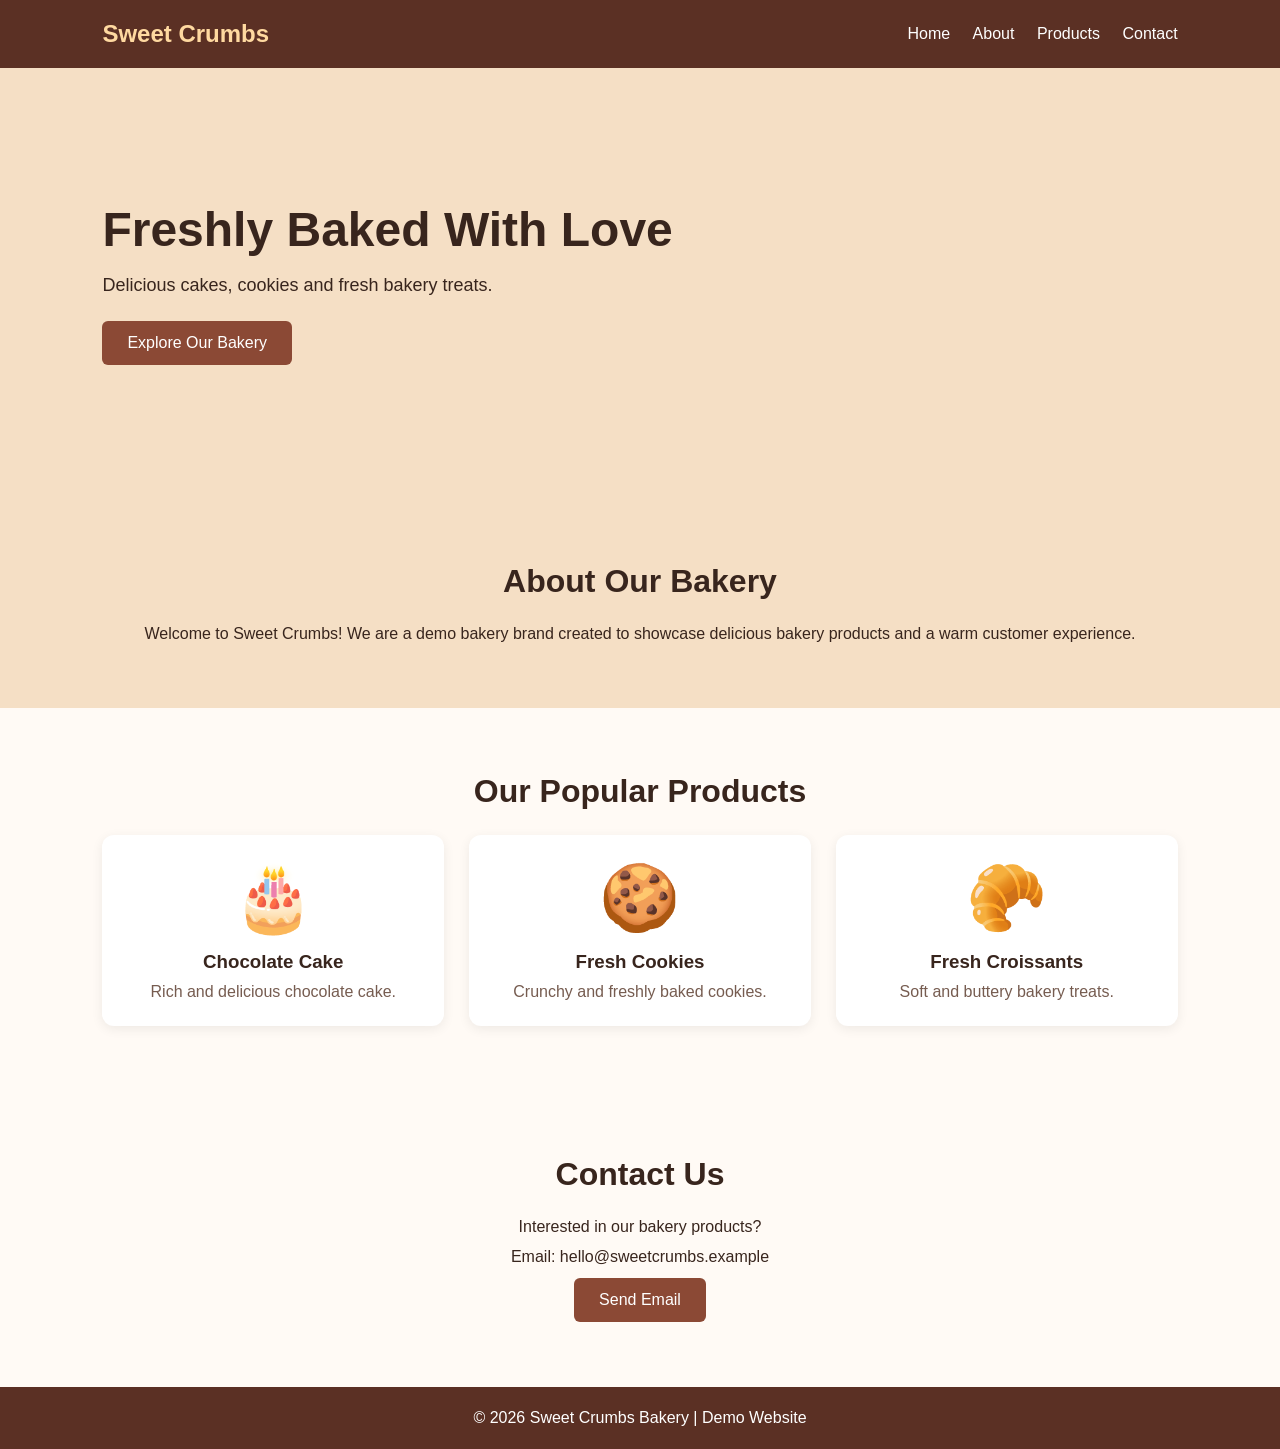
<file: bakery.html>
<!DOCTYPE html>
<html lang="en">
<head>
    <meta charset="UTF-8">
    <meta name="viewport" content="width=device-width, initial-scale=1.0">
    <title>Sweet Crumbs Bakery</title>

    <style>
        * {
            margin: 0;
            padding: 0;
            box-sizing: border-box;
            font-family: Arial, sans-serif;
        }

        html {
            scroll-behavior: smooth;
        }

        body {
            background: #fffaf5;
            color: #38251d;
        }

        header {
            background: #5b3024;
            color: white;
            padding: 20px 8%;
            display: flex;
            justify-content: space-between;
            align-items: center;
            flex-wrap: wrap;
            gap: 15px;
        }

        header h2 {
            color: #ffd9a0;
        }

        nav a {
            color: white;
            text-decoration: none;
            margin-left: 18px;
        }

        .hero {
            min-height: 430px;
            padding: 90px 8%;
            display: flex;
            align-items: center;
            background: #f5dfc5;
        }

        .hero h1 {
            font-size: 48px;
            margin-bottom: 18px;
        }

        .hero p {
            font-size: 18px;
            margin-bottom: 25px;
        }

        .btn {
            display: inline-block;
            background: #8b4935;
            color: white;
            padding: 13px 25px;
            border-radius: 6px;
            text-decoration: none;
        }

        section {
            padding: 65px 8%;
            text-align: center;
        }

        section h2 {
            font-size: 32px;
            margin-bottom: 25px;
        }

        .products {
            display: grid;
            grid-template-columns: repeat(3, 1fr);
            gap: 25px;
        }

        .product {
            background: white;
            padding: 25px;
            border-radius: 12px;
            box-shadow: 0 3px 12px #00000012;
        }

        .product .emoji {
            font-size: 65px;
            margin-bottom: 15px;
        }

        .product h3 {
            margin-bottom: 10px;
        }

        .product p {
            color: #765c50;
        }

        .about {
            background: #f5dfc5;
        }

        .contact p {
            margin: 12px;
        }

        footer {
            background: #5b3024;
            color: white;
            text-align: center;
            padding: 22px;
        }

        @media (max-width: 700px) {
            header {
                flex-direction: column;
            }

            nav a {
                margin: 5px;
                display: inline-block;
            }

            .hero h1 {
                font-size: 34px;
            }

            .products {
                grid-template-columns: 1fr;
            }
        }
    </style>
</head>

<body>

    <header>
        <h2>Sweet Crumbs</h2>

        <nav>
            <a href="#home">Home</a>
            <a href="#about">About</a>
            <a href="#products">Products</a>
            <a href="#contact">Contact</a>
        </nav>
    </header>

    <div class="hero" id="home">
        <div>
            <h1>Freshly Baked With Love</h1>
            <p>Delicious cakes, cookies and fresh bakery treats.</p>
            <a href="#products" class="btn">Explore Our Bakery</a>
        </div>
    </div>

    <section class="about" id="about">
        <h2>About Our Bakery</h2>
        <p>
            Welcome to Sweet Crumbs! We are a demo bakery brand
            created to showcase delicious bakery products and
            a warm customer experience.
        </p>
    </section>

    <section id="products">
        <h2>Our Popular Products</h2>

        <div class="products">

            <div class="product">
                <div class="emoji">🎂</div>
                <h3>Chocolate Cake</h3>
                <p>Rich and delicious chocolate cake.</p>
            </div>

            <div class="product">
                <div class="emoji">🍪</div>
                <h3>Fresh Cookies</h3>
                <p>Crunchy and freshly baked cookies.</p>
            </div>

            <div class="product">
                <div class="emoji">🥐</div>
                <h3>Fresh Croissants</h3>
                <p>Soft and buttery bakery treats.</p>
            </div>

        </div>
    </section>

    <section class="contact" id="contact">
        <h2>Contact Us</h2>
        <p>Interested in our bakery products?</p>
        <p>Email: hello@sweetcrumbs.example</p>
        <a class="btn" href="mailto:hello@sweetcrumbs.example">
            Send Email
        </a>
    </section>

    <footer>
        <p>© 2026 Sweet Crumbs Bakery | Demo Website</p>
    </footer>

</body>
</html>
</file>
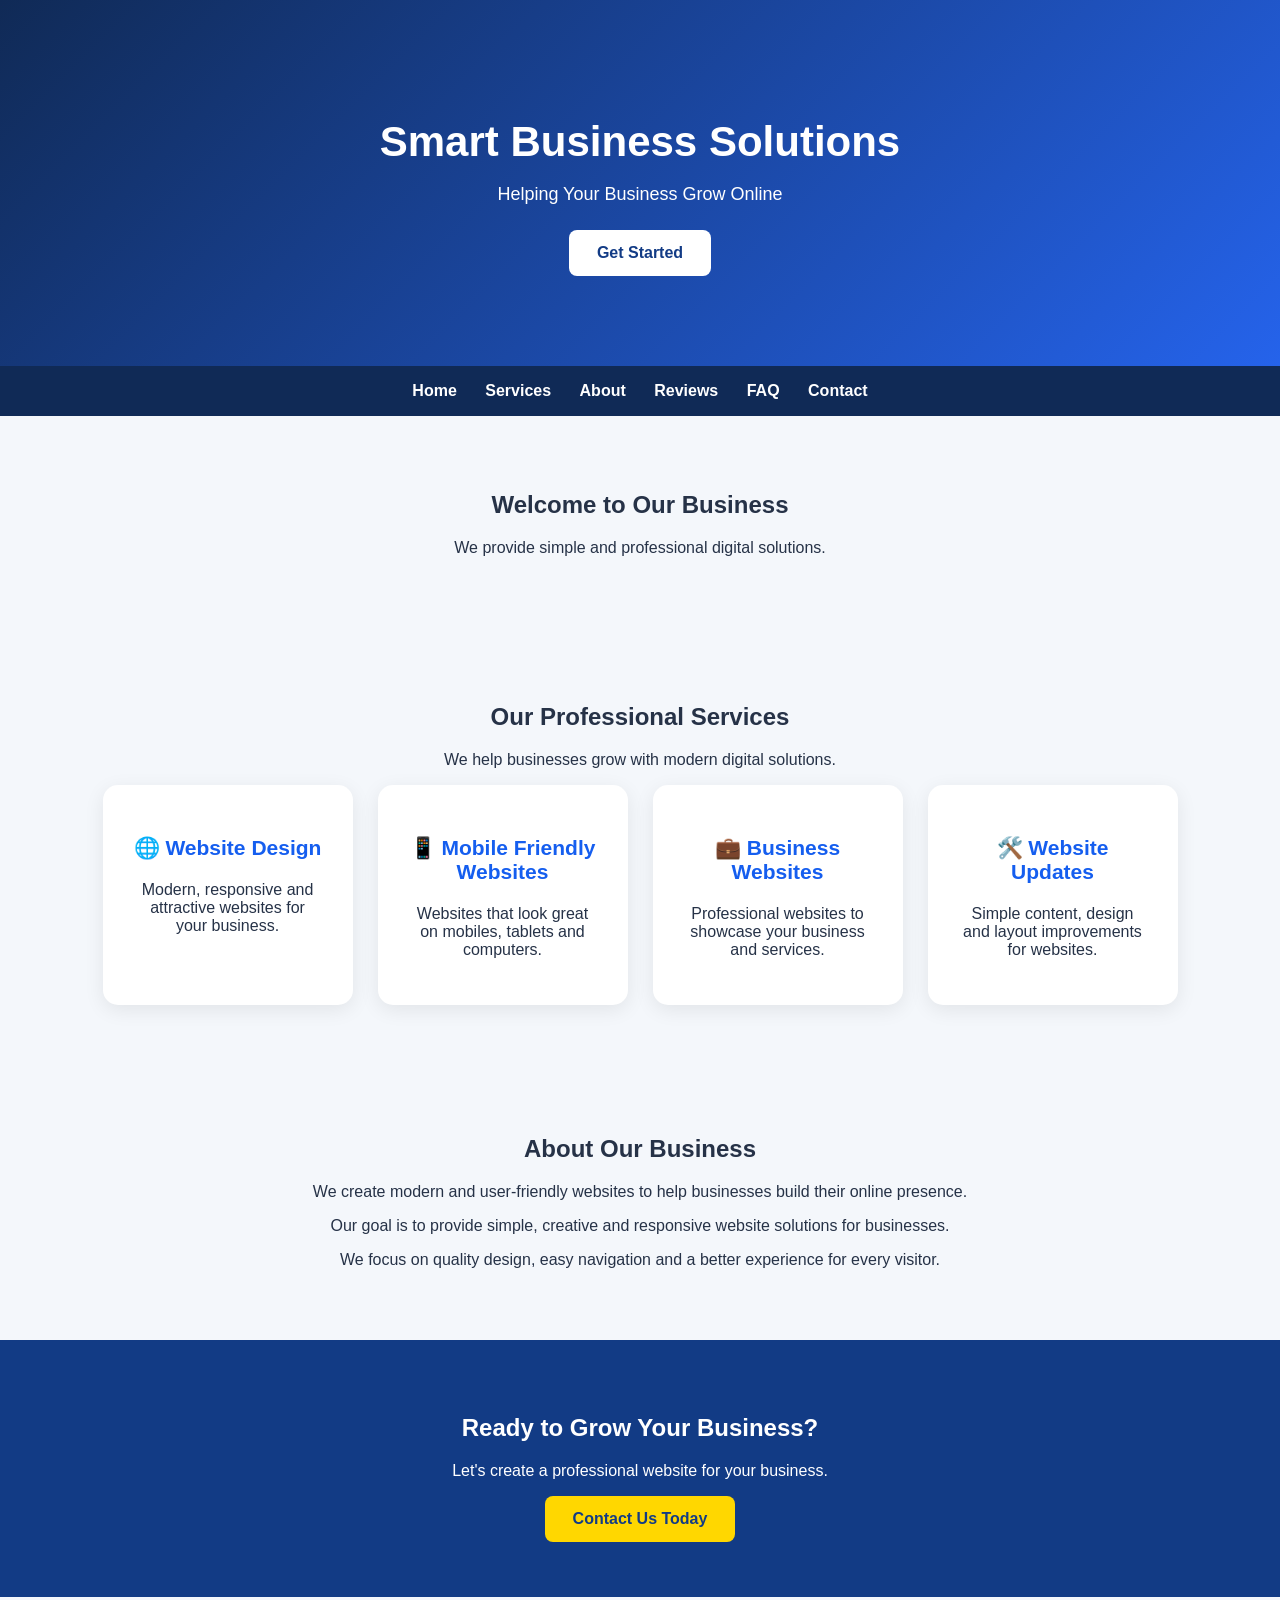
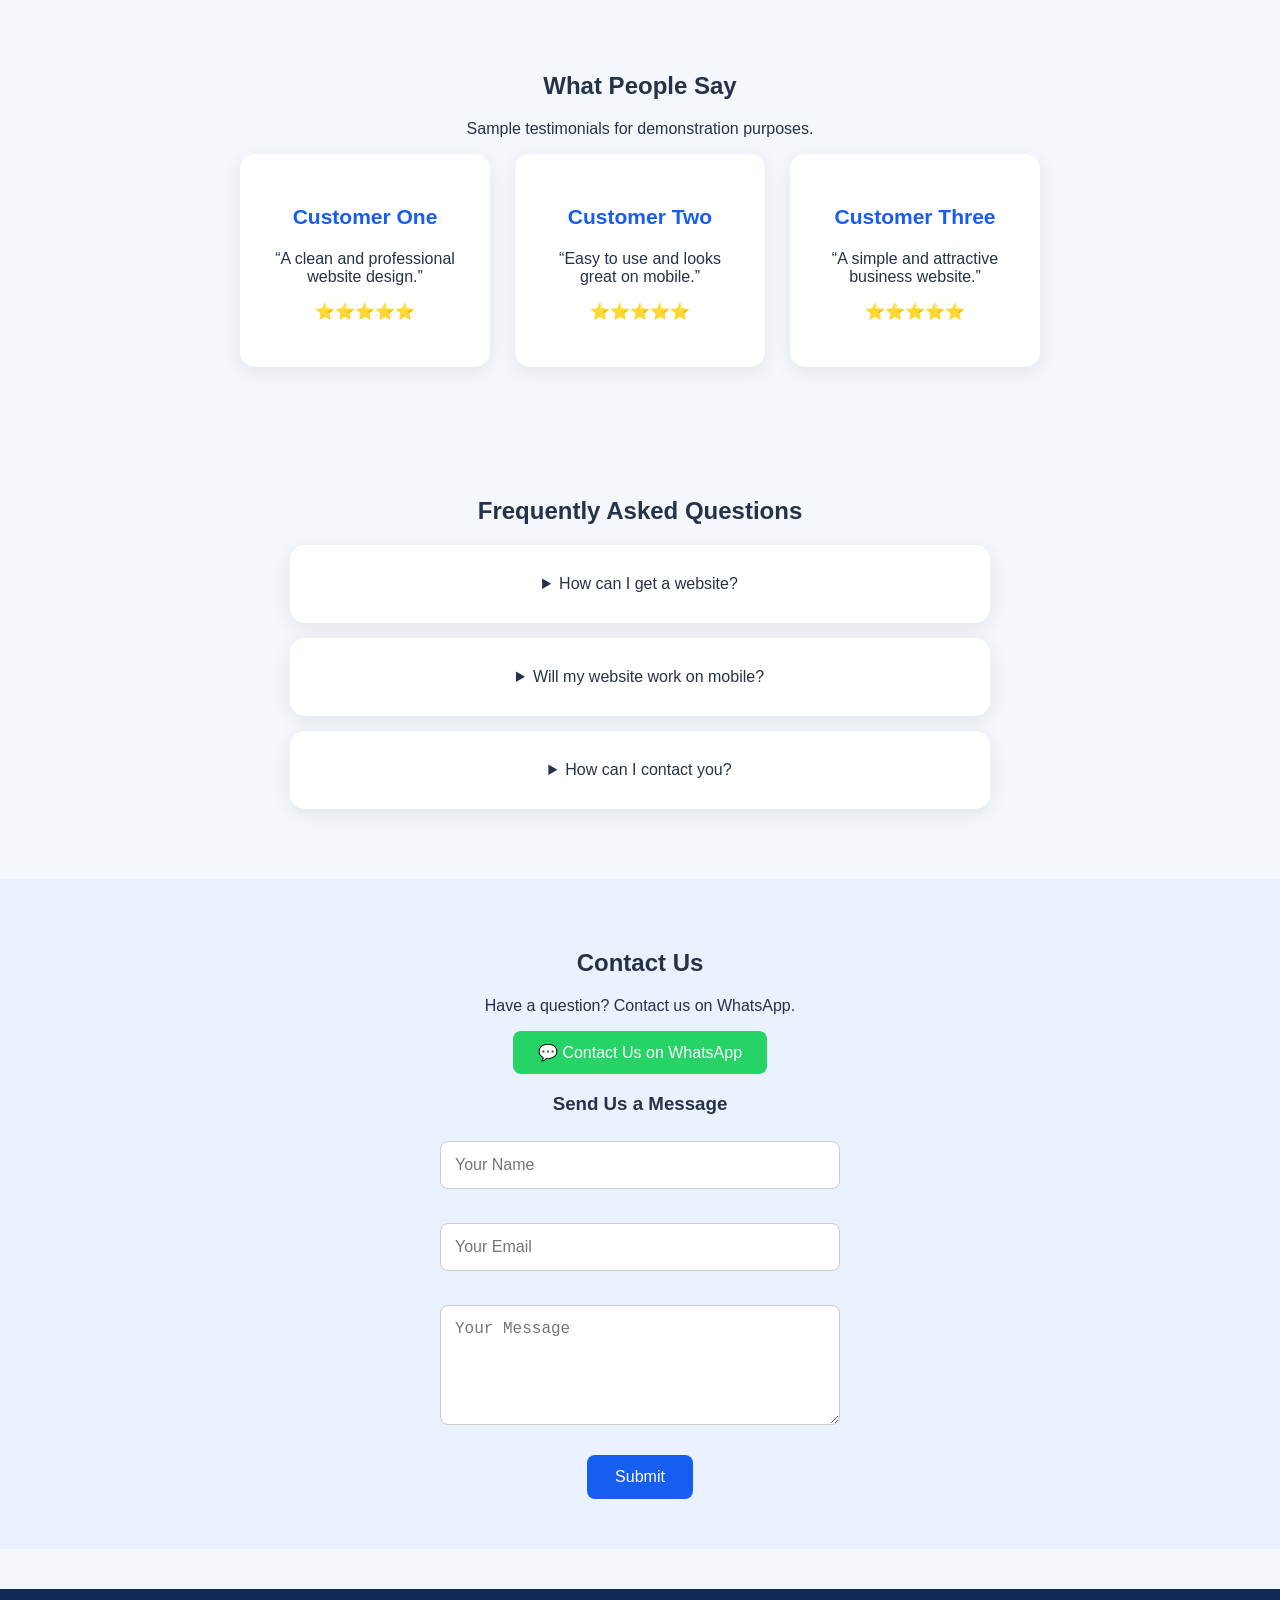
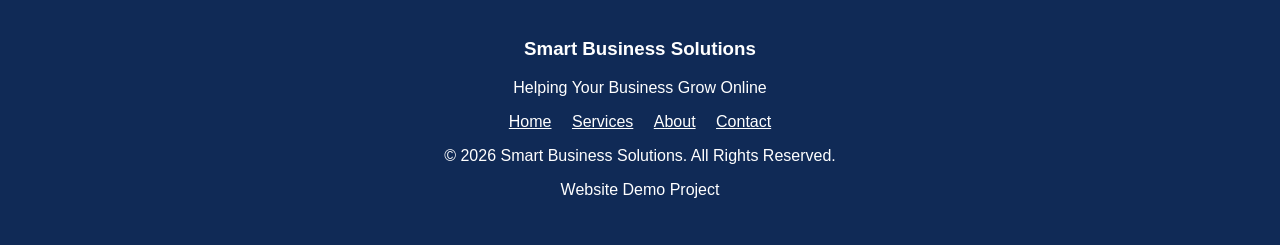
<file: business.html>
<!DOCTYPE html>
<html lang="en">
<head>
    <meta charset="UTF-8">
    <meta name="viewport" content="width=device-width, initial-scale=1.0">
    <title>Smart Business Solutions</title>

 
<style>
* {
    box-sizing: border-box;
}

body {
    margin: 0;
    font-family: Arial, sans-serif;
    background: #f4f7fb;
    color: #263247;
}

header {
    background: linear-gradient(135deg, #102a56, #2563eb);
    color: white;
    text-align: center;
    padding: 90px 20px;
}

header h1 {
    font-size: 42px;
    margin-bottom: 15px;
}

header p {
    font-size: 18px;
    margin-bottom: 25px;
}

nav {
    background: #102a56;
    padding: 16px;
    text-align: center;
    position: sticky;
    top: 0;
}

nav a {
    color: white;
    text-decoration: none;
    margin: 12px;
    font-weight: bold;
    transition: 0.3s;
}

nav a:hover {
    color: #ffd700;
}

section {
    padding: 55px 20px;
    text-align: center;
}

.container {
    display: flex;
    justify-content: center;
    flex-wrap: wrap;
    gap: 25px;
}

.card {
    background: white;
    padding: 30px;
    width: 250px;
    border-radius: 15px;
    box-shadow: 0 5px 20px rgba(0,0,0,0.08);
    transition: 0.3s;
}

.card:hover {
    transform: translateY(-8px);
    box-shadow: 0 10px 25px rgba(0,0,0,0.15);
}

.card h3 {
    color: #155eef;
    font-size: 21px;
}

button {
    background: #155eef;
    color: white;
    border: none;
    padding: 13px 28px;
    border-radius: 8px;
    cursor: pointer;
    transition: 0.3s;
}

button:hover {
    background: #123b85;
}

#contact {
    background: #eaf1ff;
    padding: 50px 20px;
    text-align: center;
}

#contact input,
#contact textarea {
    width: 90%;
    max-width: 400px;
    padding: 14px;
    margin: 8px;
    border: 1px solid #ccc;
    border-radius: 8px;
    font-size: 16px;
}

#contact textarea {
    height: 120px;
    resize: vertical;
}

#contact button {
    font-size: 16px;
}

footer {
    background: #102a56;
    color: white;
    text-align: center;
    padding: 30px 20px;
    margin-top: 40px;
}

@media (max-width: 600px) {
    header {
        padding: 60px 15px;
    }

    header h1 {
        font-size: 30px;
    }

    nav a {
        display: inline-block;
        margin: 8px;
    }

    .card {
        width: 90%;
    }
}
</style>

</head>

<body>

<header>
    <h1>Smart Business Solutions</h1>
    <p>Helping Your Business Grow Online</p>
    <a href="#contact" style="background:white; color:#123b85; padding:14px 28px; border-radius:8px; text-decoration:none; font-weight:bold; display:inline-block;">
        Get Started
    </a>
</header>


<nav>
    <a href="#home">Home</a>
    <a href="#services">Services</a>
    <a href="#about">About</a>
    <a href="#reviews">Reviews</a>
    <a href="#faq">FAQ</a>
    <a href="#contact">Contact</a>
</nav>


<section id="home">
    <h2>Welcome to Our Business</h2>
    <p>We provide simple and professional digital solutions.</p>
</section>

 
<section id="services">
    <h2>Our Professional Services</h2>
    <p>We help businesses grow with modern digital solutions.</p>

    <div class="container">

        <div class="card">
            <h3>🌐 Website Design</h3>
            <p>Modern, responsive and attractive websites for your business.</p>
        </div>

        <div class="card">
            <h3>📱 Mobile Friendly Websites</h3>
            <p>Websites that look great on mobiles, tablets and computers.</p>
        </div>

        <div class="card">
            <h3>💼 Business Websites</h3>
            <p>Professional websites to showcase your business and services.</p>
        </div>

        <div class="card">
            <h3>🛠️ Website Updates</h3>
            <p>Simple content, design and layout improvements for websites.</p>
        </div>

    </div>
</section>

<section id="about">
    <h2>About Our Business</h2>

    <p>
        We create modern and user-friendly websites
        to help businesses build their online presence.
    </p>

    <p>
        Our goal is to provide simple, creative and
        responsive website solutions for businesses.
    </p>

    <p>
        We focus on quality design, easy navigation
        and a better experience for every visitor.
    </p>
</section>

<section style="background:#123b85; color:white; padding:55px 20px; text-align:center;">
    <h2>Ready to Grow Your Business?</h2>
    <p>Let's create a professional website for your business.</p>

    <a href="#contact"
       style="display:inline-block; background:#ffd700; color:#123b85; padding:14px 28px; border-radius:8px; text-decoration:none; font-weight:bold;">
       Contact Us Today
    </a>
</section>

<section id="reviews">
    <h2>What People Say</h2>
    <p>Sample testimonials for demonstration purposes.</p>

    <div class="container">
        <div class="card">
            <h3>Customer One</h3>
            <p>“A clean and professional website design.”</p>
            <p>⭐⭐⭐⭐⭐</p>
        </div>

        <div class="card">
            <h3>Customer Two</h3>
            <p>“Easy to use and looks great on mobile.”</p>
            <p>⭐⭐⭐⭐⭐</p>
        </div>

        <div class="card">
            <h3>Customer Three</h3>
            <p>“A simple and attractive business website.”</p>
            <p>⭐⭐⭐⭐⭐</p>
        </div>
    </div>
</section>

<section id="faq">
    <h2>Frequently Asked Questions</h2>

    <div class="card" style="width:90%; max-width:700px; margin:15px auto;">
        <details>
    <summary>How can I get a website?</summary>
    <p>Contact us to discuss your website requirements.</p>
</details>
    </div>

    <div class="card" style="width:90%; max-width:700px; margin:15px auto;">
        <details>
    <summary>Will my website work on mobile?</summary>
    <p>Yes, we aim to create mobile-friendly websites.</p>
</details>
    </div>

    <div class="card" style="width:90%; max-width:700px; margin:15px auto;">
        <details>
    <summary>How can I contact you?</summary>
    <p>You can contact us through WhatsApp or the contact form.</p>
</details>
    </div>
</section>

 <section id="contact">
    <h2>Contact Us</h2>

    <p>Have a question? Contact us on WhatsApp.</p>

    <a href="https://wa.me/923700730353?text=Hello%2C%20I%20want%20to%20know%20more%20about%20your%20services."
       target="_blank"
       style="background:#25D366; color:white; padding:12px 25px; border-radius:8px; text-decoration:none; display:inline-block;">
       💬 Contact Us on WhatsApp
    </a>

    <h3>Send Us a Message</h3>

    <form action="https://formsubmit.co/areebsiddiqui177@gmail.com" method="POST">

        <input type="hidden" name="_subject" value="New Website Message">
        <input type="text" name="_honey" style="display:none">
<input type="hidden" name="_next" value="https://areeb-web2026.github.io/areeb-website/thanks.html">
        <input type="text" name="name" placeholder="Your Name" required>
        <br><br>

        <input type="email" name="email" placeholder="Your Email" required>
        <br><br>

        <textarea name="message" placeholder="Your Message" required></textarea>
        <br><br>

        <button type="submit">Submit</button>

    </form>
</section>
 
<footer>
    <h3>Smart Business Solutions</h3>
    <p>Helping Your Business Grow Online</p>

    <p>
        <a href="#home" style="color:white; margin:8px;">Home</a>
        <a href="#services" style="color:white; margin:8px;">Services</a>
        <a href="#about" style="color:white; margin:8px;">About</a>
        <a href="#contact" style="color:white; margin:8px;">Contact</a>
    </p>

    <p>© 2026 Smart Business Solutions. All Rights Reserved.</p>
    <p>Website Demo Project</p>
</footer>

<script>
    function showMessage() {
        alert("Thank you for visiting our demo website!");
    }
</script>
</body>
</html>
</file>
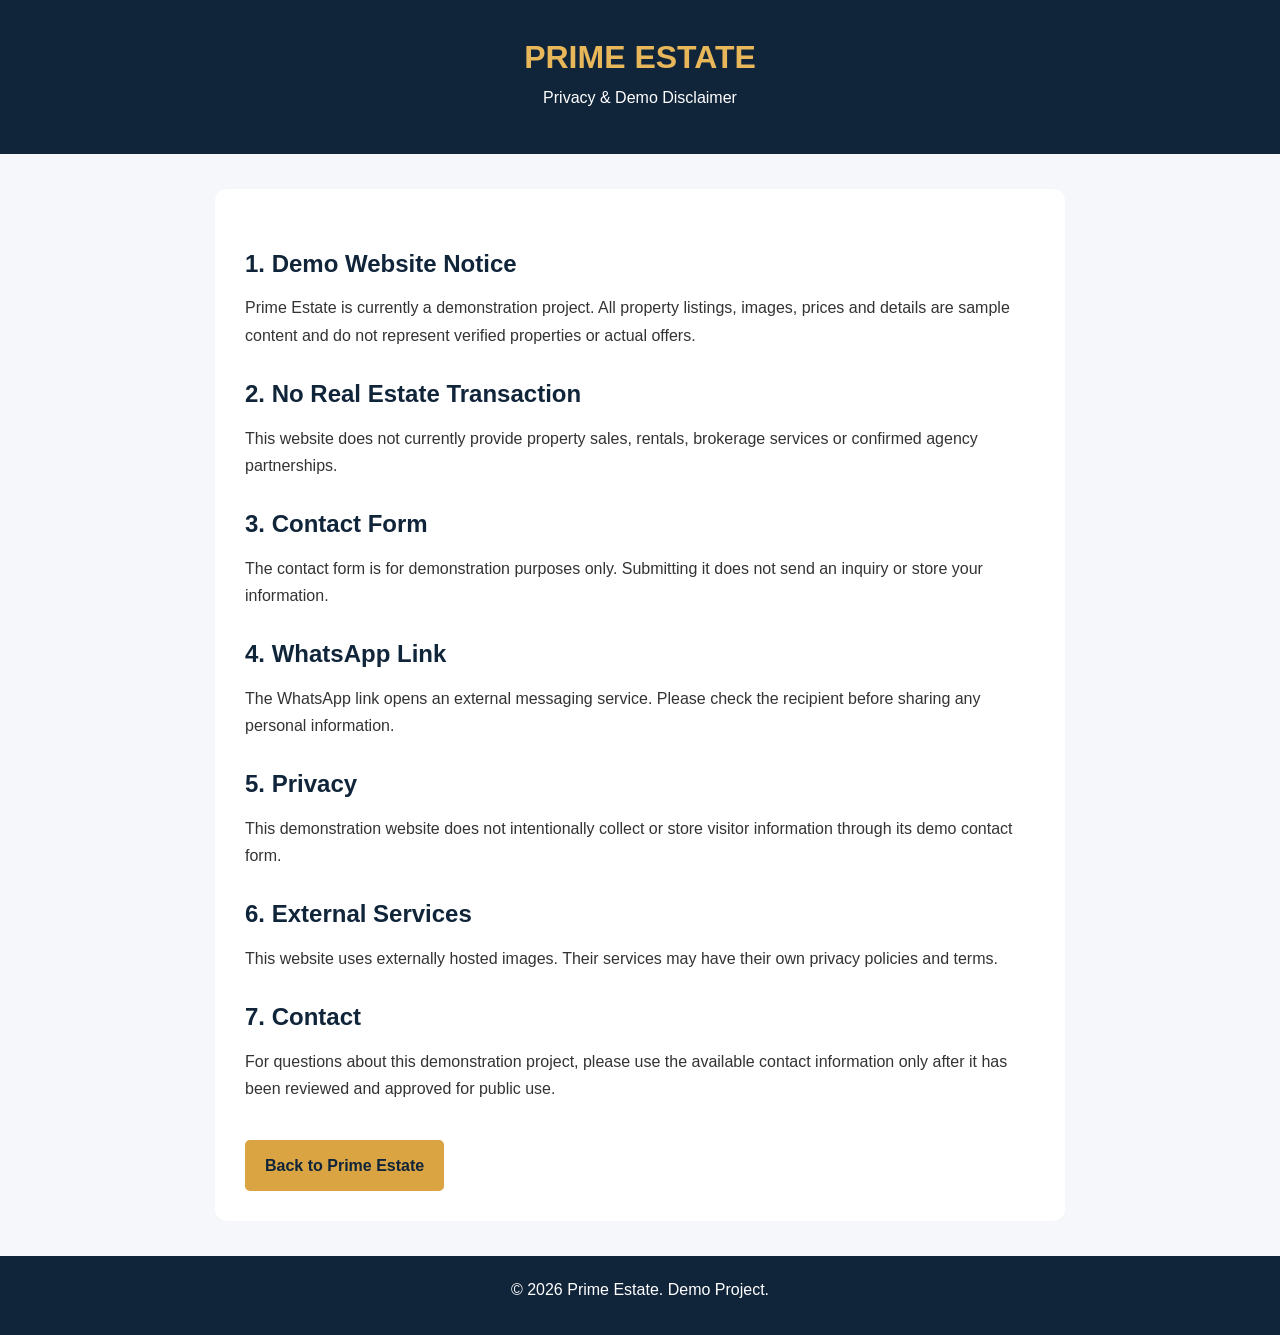
<file: privacy.html>
<!DOCTYPE html>
<html lang="en">
<head>
<meta charset="UTF-8">
<meta name="viewport" content="width=device-width, initial-scale=1.0">
<title>Privacy & Demo Disclaimer | Prime Estate</title>
<meta name="description" content="Read the privacy information and demo disclaimer for Prime Estate.">
<style>
*{box-sizing:border-box;margin:0;padding:0;font-family:Arial,sans-serif}
body{background:#f5f7fa;color:#333;line-height:1.7}
header{background:#10243a;color:white;text-align:center;padding:30px 15px}
header h1{color:#e8b75a}
main{max-width:850px;margin:35px auto;padding:30px;background:white;border-radius:12px}
h2{color:#10243a;margin:25px 0 10px}
p{margin-bottom:12px}
a{color:#b47b1e}
.back{display:inline-block;margin-top:25px;background:#d9a441;color:#10243a;padding:12px 20px;text-decoration:none;border-radius:5px;font-weight:bold}
footer{text-align:center;background:#10243a;color:white;padding:20px;margin-top:35px}
</style>
</head>
<body>

<header>
<h1>PRIME ESTATE</h1>
<p>Privacy & Demo Disclaimer</p>
</header>

<main>
<h2>1. Demo Website Notice</h2>
<p>Prime Estate is currently a demonstration project. All property listings, images, prices and details are sample content and do not represent verified properties or actual offers.</p>

<h2>2. No Real Estate Transaction</h2>
<p>This website does not currently provide property sales, rentals, brokerage services or confirmed agency partnerships.</p>

<h2>3. Contact Form</h2>
<p>The contact form is for demonstration purposes only. Submitting it does not send an inquiry or store your information.</p>

<h2>4. WhatsApp Link</h2>
<p>The WhatsApp link opens an external messaging service. Please check the recipient before sharing any personal information.</p>

<h2>5. Privacy</h2>
<p>This demonstration website does not intentionally collect or store visitor information through its demo contact form.</p>

<h2>6. External Services</h2>
<p>This website uses externally hosted images. Their services may have their own privacy policies and terms.</p>

<h2>7. Contact</h2>
<p>For questions about this demonstration project, please use the available contact information only after it has been reviewed and approved for public use.</p>

<a class="back" href="realestate.html">Back to Prime Estate</a>
</main>

<footer>
<p>© 2026 Prime Estate. Demo Project.</p>
</footer>

</body>
</html>
</file>
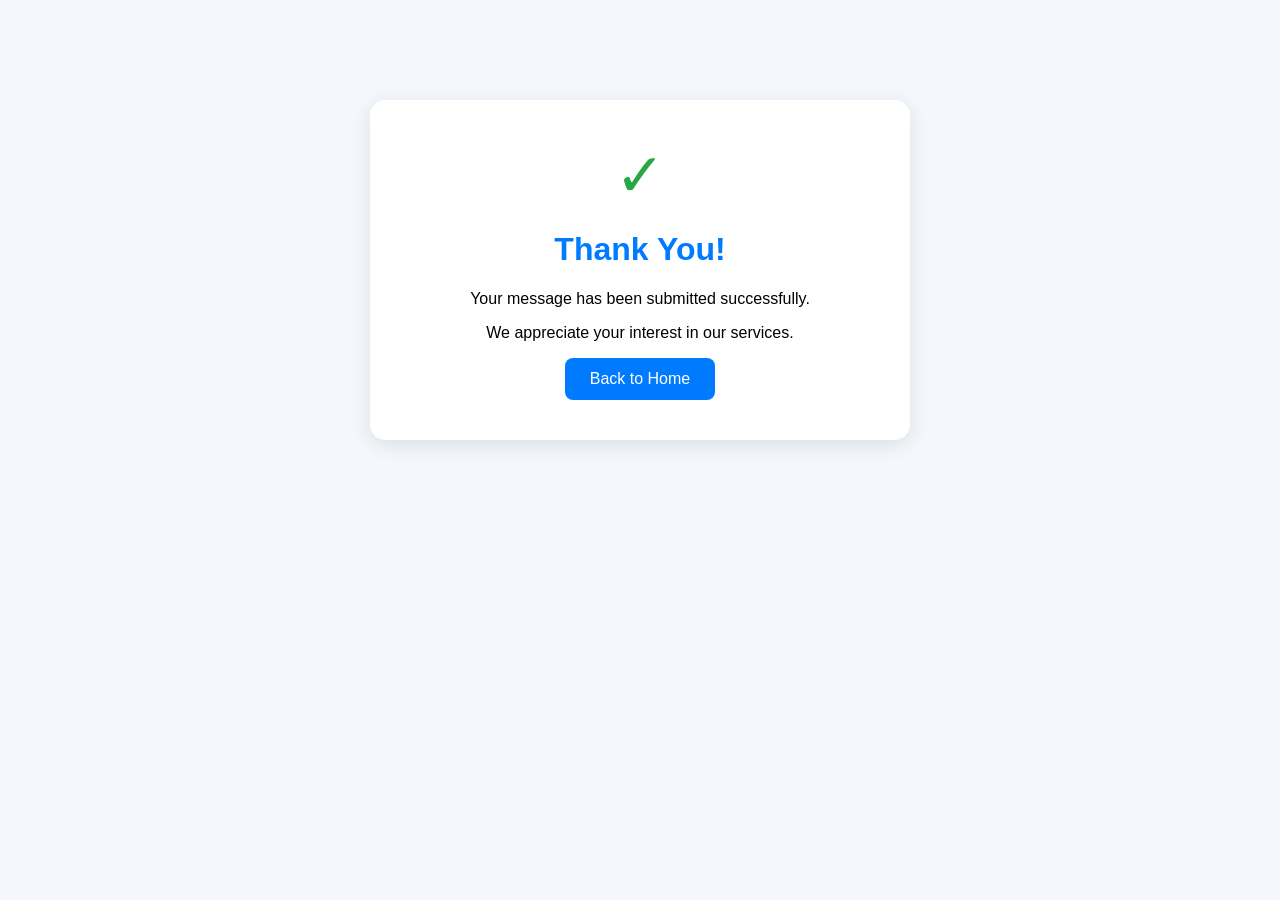
<file: thanks.html>
<!DOCTYPE html>
<html lang="en">
<head>
    <meta charset="UTF-8">
    <meta name="viewport" content="width=device-width, initial-scale=1.0">
    <title>Thank You</title>

    <style>
        body {
            margin: 0;
            font-family: Arial, sans-serif;
            background: #f4f7fb;
            text-align: center;
            padding: 100px 20px;
        }

        .thank-box {
            background: white;
            padding: 40px 20px;
            border-radius: 15px;
            max-width: 500px;
            margin: auto;
            box-shadow: 0 5px 20px rgba(0,0,0,0.1);
        }

        h1 {
            color: #007bff;
        }

        a {
            display: inline-block;
            background: #007bff;
            color: white;
            padding: 12px 25px;
            border-radius: 8px;
            text-decoration: none;
        }
    </style>
</head>

<body>
<div class="thank-box">

    <div style="font-size:60px; color:#28a745;">✓</div>

    <h1>Thank You!</h1>

    <p>Your message has been submitted successfully.</p>

    <p>We appreciate your interest in our services.</p>

    <a href="business.html">Back to Home</a>

</div>

</body>
</html>
</file>
